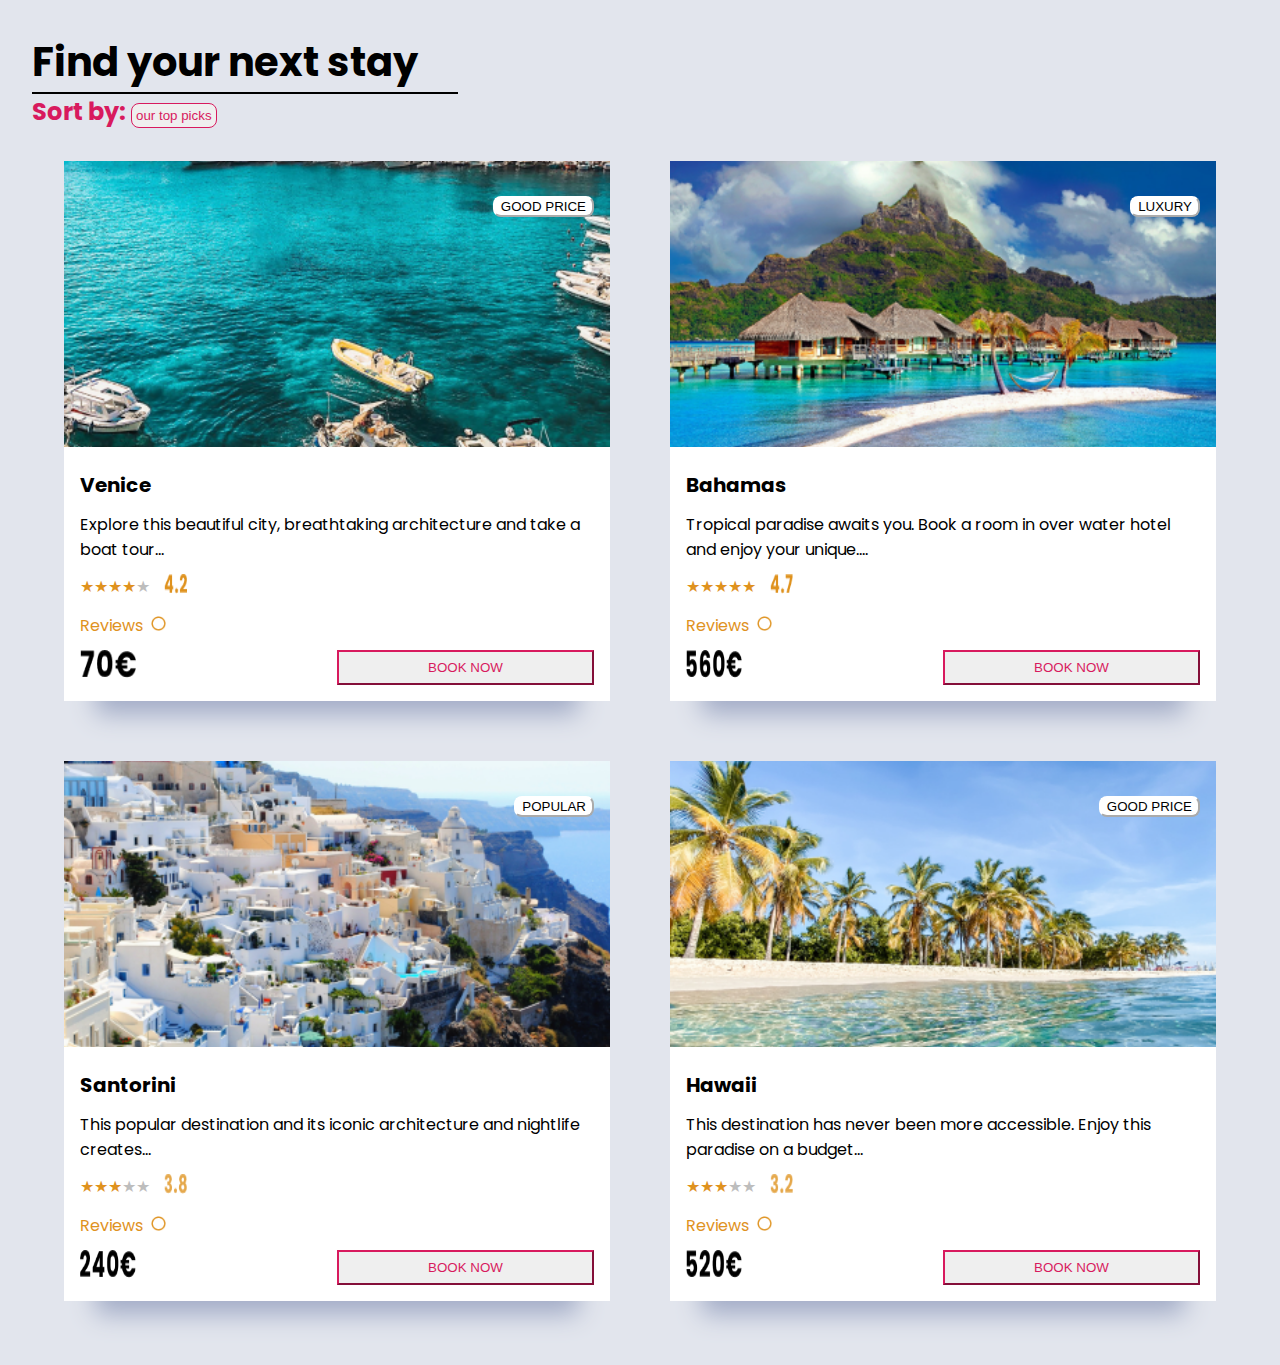
<file: _Homework2/index.html>
<!DOCTYPE html>
<html lang="en">
<head>
    <meta charset="UTF-8">
    <meta http-equiv="X-UA-Compatible" content="IE=edge">
    <meta name="viewport" content="width=device-width, initial-scale=1.0">
    <title>Homework2</title>
    <link rel="stylesheet" href="./index.css">
    <link rel="preconnect" href="https://fonts.googleapis.com">
    <link rel="preconnect" href="https://fonts.gstatic.com" crossorigin>
    <link href="https://fonts.googleapis.com/css2?family=Poppins:ital,wght@0,100;0,200;0,300;0,400;0,500;0,600;0,700;0,800;0,900;1,100;1,200;1,300;1,400;1,500;1,600;1,700;1,800;1,900&display=swap" rel="stylesheet">
</head>
<body>
    <main>
        <section>
            <h1>Find your next stay</h1>
            <div class="divider"></div>
            <h2 class="text-primary">Sort by: <button class="button2 text-primary">our top picks</button></h2>
            <div class="grid-container">
                <article class="item">
                    <button class="button1">GOOD PRICE</button>
                    <img class="item-img" alt="" src="./images/image1.png">
                    <div class="item-details">
                        <h3>Venice</h3>
                        <p>Explore this beautiful city, breathtaking architecture and take a boat tour...</p> 
                        <div class="item-symbols">
                            <div class="stars">
                                <div class="text-secondary">&#9733</div>
                                <div class="text-secondary">&#9733</div>
                                <div class="text-secondary">&#9733</div>
                                <div class="text-secondary">&#9733</div>
                                <div class="text-grey">&#9733</div>
                            </div>
                            <div><img src="./images/4.2.png" alt="" width="23" height="20"></div>
                        </div>
                        <div class="reviews">
                            <p class="reviews-title">Reviews</p>
                            <div><img src="./images/Vector.png" alt="" width="15" height="15"></div>
                        </div>
                        <div class="grid-container2">
                            <div><img src="./images/70€.png" alt="" width="56" height="28"></div>
                            <button class="button-primary">BOOK NOW</button>
                        </div>
                    </div>
                </article>
                <article class="item">
                    <button class="button1">LUXURY</button>
                    <img class="item-img" alt="" src="./images/image2.png">
                    <div class="item-details">
                        <h3>Bahamas</h3>
                        <p>Tropical paradise awaits you. Book a room in over water hotel and enjoy your unique....</p> 
                        <div class="item-symbols">
                            <div class="stars">
                                <div class="text-secondary">&#9733</div>
                                <div class="text-secondary">&#9733</div>
                                <div class="text-secondary">&#9733</div>
                                <div class="text-secondary">&#9733</div>
                                <div class="text-secondary">&#9733</div>
                            </div>
                            <div><img src="./images/4.7.png" alt="" width="23" height="20"></div>
                        </div>
                        <div class="reviews">
                            <p class="reviews-title">Reviews</p>
                            <div><img src="./images/Vector.png" alt="" width="15" height="15"></div>
                        </div>
                        <div class="grid-container2">
                            <div><img src="./images/560€.png" alt="" width="56" height="28"></div>
                            <button class="button-primary">BOOK NOW</button>
                        </div>
                    </div>
                </article>
                <article class="item">
                    <button class="button1">POPULAR</button>
                    <img class="item-img" alt="" src="./images/image3.png">
                    <div class="item-details">
                        <h3>Santorini</h3>
                        <p>This popular destination and its iconic architecture and nightlife creates...</p>
                        <div class="item-symbols">
                            <div class="stars">
                                <div class="text-secondary">&#9733</div>
                                <div class="text-secondary">&#9733</div>
                                <div class="text-secondary">&#9733</div>
                                <div class="text-grey">&#9733</div>
                                <div class="text-grey">&#9733</div>
                            </div>
                            <div><img src="./images/3.8.png" alt="" width="23" height="20"></div>
                        </div>
                        <div class="reviews">
                            <p class="reviews-title">Reviews</p>
                            <div><img src="./images/Vector.png" alt="" width="15" height="15"></div>
                        </div>
                        <div class="grid-container2">
                            <div><img src="./images/240€.png" alt="" width="56" height="28"></div>
                            <button class="button-primary">BOOK NOW</button>
                        </div>
                    </div>
                </article>
                <article class="item">
                    <button class="button1">GOOD PRICE</button>
                    <img class="item-img" alt="" src="./images/image4.png">
                    <div class="item-details">
                        <h3>Hawaii</h3>
                        <p>This destination has never been more accessible. Enjoy this paradise on a budget...</p>
                        <div class="item-symbols">
                            <div class="stars">
                                <div class="text-secondary">&#9733</div>
                                <div class="text-secondary">&#9733</div>
                                <div class="text-secondary">&#9733</div>
                                <div class="text-grey">&#9733</div>
                                <div class="text-grey">&#9733</div>
                            </div>
                            <div><img src="./images/3.2.png" alt="" width="23" height="20"></div>
                        </div>
                        <div class="reviews">
                            <p class="reviews-title">Reviews</p>
                            <div><img src="./images/Vector.png" alt="" width="15" height="15"></div>
                        </div>
                        <div class="grid-container2">
                            <div><img src="./images/520€.png" alt="" width="56" height="28"></div>
                            <button class="button-primary">BOOK NOW</button>
                        </div>
                    </div>
                </article>
            </div>
        </section>
       
    </main>
    
</body>
</html>
</file>
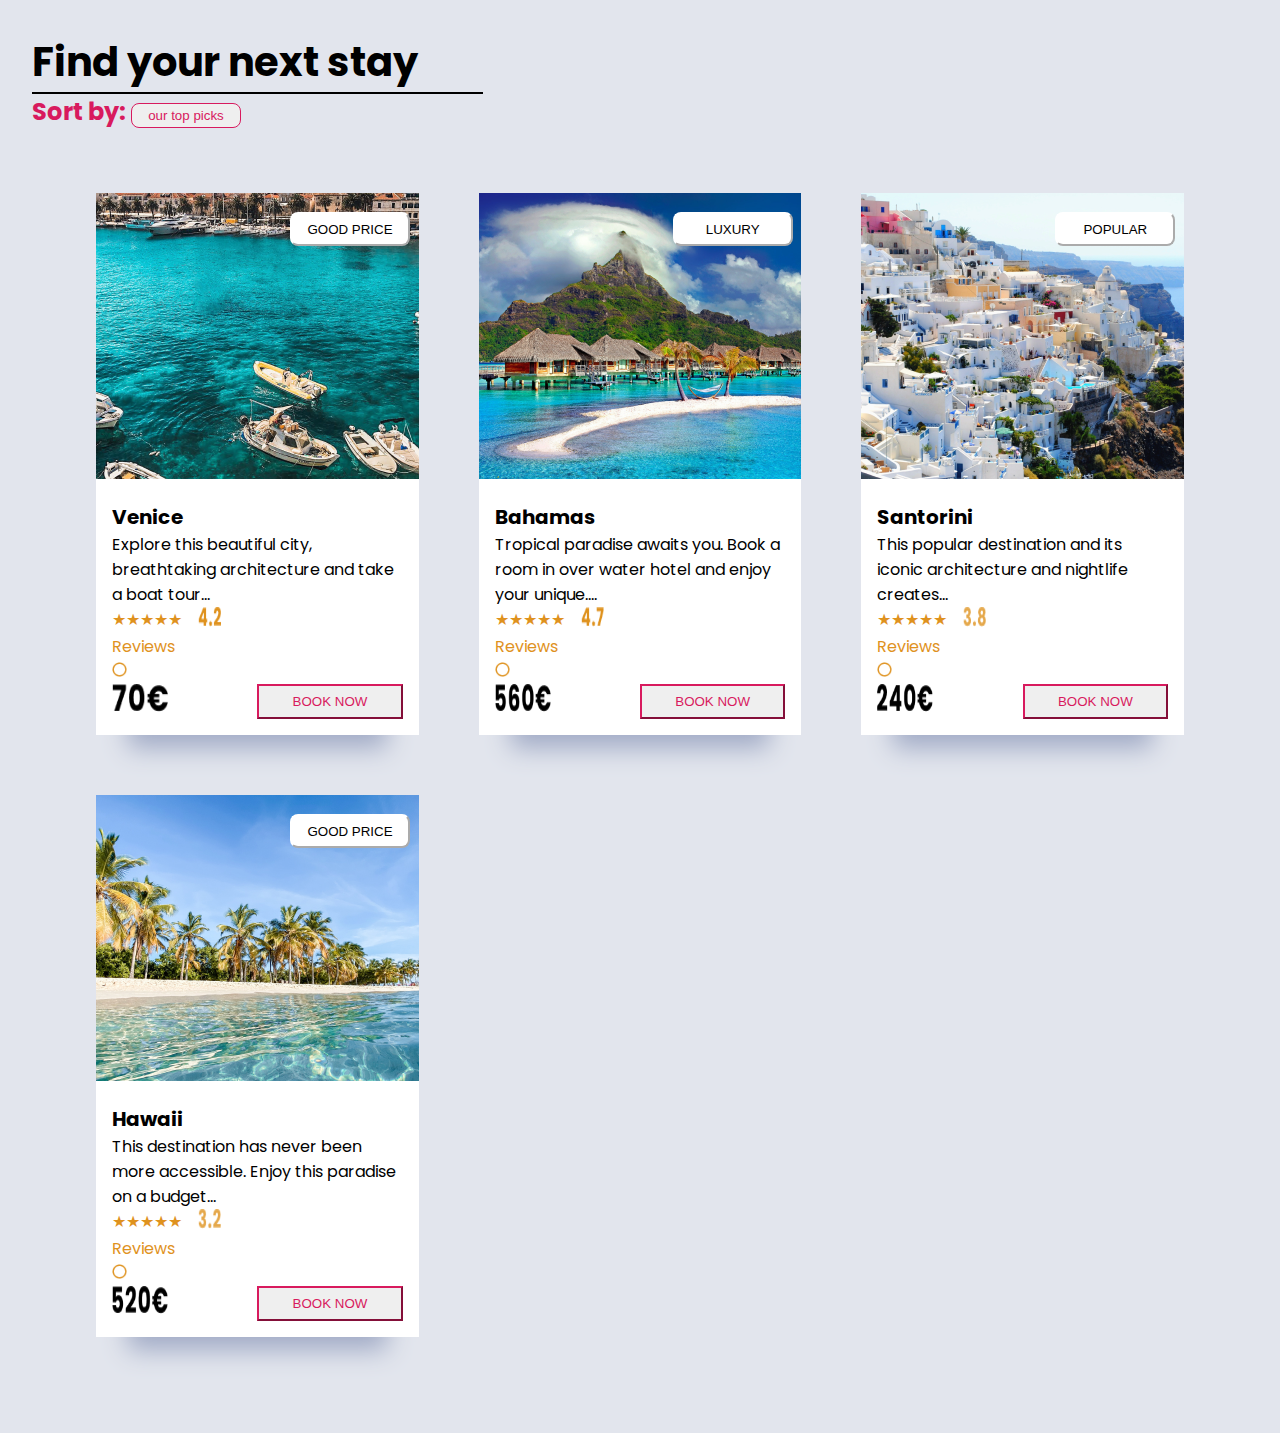
<file: Homework2/index.html>
<!DOCTYPE html>
<html lang="en">
<head>
    <meta charset="UTF-8">
    <meta http-equiv="X-UA-Compatible" content="IE=edge">
    <meta name="viewport" content="width=device-width, initial-scale=1.0">
    <title>Homework2</title>
    <link rel="stylesheet" href="./index.css">
    <link rel="preconnect" href="https://fonts.googleapis.com">
    <link rel="preconnect" href="https://fonts.gstatic.com" crossorigin>
    <link href="https://fonts.googleapis.com/css2?family=Poppins:ital,wght@0,100;0,200;0,300;0,400;0,500;0,600;0,700;0,800;0,900;1,100;1,200;1,300;1,400;1,500;1,600;1,700;1,800;1,900&display=swap" rel="stylesheet">
</head>
<body>
    <main>
        <h1>Find your next stay</h1>
        <div class="divider"></div>
        <h2 class="text-primary">Sort by: <button class="button2 text-primary">our top picks</button></h2>
        <div class="grid-container">
            <article class="item">
                <button class="button1">GOOD PRICE</button>
                <img class="item-img" alt="" src="./images/image1.png">
                <div class="item-details">
                    <h3>Venice</h3>
                    <p>Explore this beautiful city, breathtaking architecture and take a boat tour...</p> 
                    <div class="item-symbols">
                        <div>&#9733&#9733&#9733&#9733&#9733</div> 
                        <div><img src="./images/4.2.png" alt="" width="23" height="20"></div>
                    </div>
                    <div>
                        <p class="item-paragraf">Reviews</p>
                        <div><img src="./images/Vector.png" alt="" width="15" height="15"></div>
                    <div class="grid-container2">
                        <div><img src="./images/70€.png" alt="" width="56" height="28"></div>
                        <button class="button-primary">BOOK NOW</button>
                    </div>
                    </div>
                </div>
            </article>
            <article class="item">
                <button class="button1">LUXURY</button>
                <img class="item-img" alt="" src="./images/image2.png">
                <div class="item-details">
                    <h3>Bahamas</h3>
                    <p>Tropical paradise awaits you. Book a room in over water hotel and enjoy your unique....</p> 
                    <div class="item-symbols">   
                        <div>&#9733&#9733&#9733&#9733&#9733</div>
                        <div><img src="./images/4.7.png" alt="" width="23" height="20"></div>  
                    </div>
                    <div>
                        <p class="item-paragraf">Reviews</p> 
                        <div><img src="./images/Vector.png" alt="" width="15" height="15"></div>
                    </div>
                    <div class="grid-container2">
                        <div><img src="./images/560€.png" alt="" width="56" height="28"></div>
                        <button class="button-primary">BOOK NOW</button>
                    </div>
                </div>
            </article>
            <article class="item">
                <button class="button1">POPULAR</button>
                <img class="item-img" alt="" src="./images/image3.png">
                <div class="item-details">
                    <h3>Santorini</h3>
                    <p>This popular destination and its iconic architecture and nightlife creates...</p>
                    <div class="item-symbols">
                        <div>&#9733&#9733&#9733&#9733&#9733</div> 
                        <div><img src="./images/3.8.png" alt="" width="23" height="20"></div>  
                    </div>
                    <div>
                        <p class="item-paragraf">Reviews</p> 
                        <div><img src="./images/Vector.png" alt="" width="15" height="15"></div>
                    </div>
                    <div class="grid-container2">
                        <div><img src="./images/240€.png" alt="" width="56" height="28"></div>
                        <button class="button-primary">BOOK NOW</button>
                    </div>
                </div>
            </article>
            <article class="item">
                <button class="button1">GOOD PRICE</button>
                <img class="item-img" alt="" src="./images/image4.png">
                <div class="item-details">
                    <h3>Hawaii</h3>
                    <p>This destination has never been more accessible. Enjoy this paradise on a budget...</p>
                    <div class="item-symbols">
                        <div>&#9733&#9733&#9733&#9733&#9733</div> 
                        <div><img src="./images/3.2.png" alt="" width="23" height="20"></div> 
                    </div> 
                    <div>
                        <p class="item-paragraf">Reviews</p> 
                        <div><img src="./images/Vector.png" alt="" width="15" height="15"></div>
                    </div>
                    <div class="grid-container2">
                        <div><img src="./images/520€.png" alt="" width="56" height="28"></div>
                        <button class="button-primary">BOOK NOW</button>
                    </div>
                </div>
            </article>
    </main>
</body>
</html>
</file>
<file: _Homework2/index.css>
* {
    box-sizing: border-box;
  }
  
  html, body, div, span, applet, object, iframe, h1, h2, h3, h4, h5, h6, p, blockquote,
  pre, a, abbr, acronym, address, big, cite, code, del, dfn, em, img, ins, kbd, q, s, samp,
  small, strike, strong, sub, sup, tt, var, b, u, i, center,
  dl, dt, dd, ol, ul, li, fieldset, form, label, legend, table, caption, tbody, tfoot,
  thead, tr, th, td, article, aside, canvas, details, embed, figure, figcaption, footer,
  header, hgroup, menu, nav, output, ruby, section, summary,
  time, mark, audio, video {
   margin: 0;
   padding: 0;
  }
  
  /* HTML5 display-role reset for older browsers */
  article, aside, details, figcaption, figure, footer, header, hgroup, menu, nav, section {
    display: block;
  }
  
  ol, ul {
    list-style: none;
  }
  blockquote, q {
    quotes: none;
  }
  
  blockquote:before, blockquote:after, q:before, q:after {
    content: '';
    content: none;
  }
  
  table {
    border-collapse: collapse;
    border-spacing: 0;
  }

  :root {
    --fw-bold: 700;
    --bg-body: #E2E5ED;
    --color-black: #000000;
    --color-white: #FFFFFF;
    --color-primary: #D81A5E;
    --color-secondary: #DF921E;
    --color-grey: #BDBDBD;
    --color-shadow: #A1ABC6;
    --color-shadow: 0px 45px 24px -32px #A1ABC6;

  }

  body {
    font-family: 'Poppins', sans-serif;
    background-color: var(--bg-body);
  }

  main {
    padding: 2rem;
  }

  /*--color-white: linear-gradient(0deg, #E9E9E9, #E9E9E9),
    linear-gradient(0deg, #FFFFFF, #FFFFFF);
    */

  /*
  h1 - 40px
  h2 - 24px
  h3 - 20px
  h4 - 20px
  */

  h1, .h1 {
    font-size: 2.5rem;
    font-weight: var(--fw-bold);
  }

  h2, .h2 {
    font-size: 1.5rem;
    font-weight: var(--fw-bold);
  }

  h3, .h3 {
    font-size: 1.25rem;
    font-weight: var(--fw-bold);
  }

  h4, .h4 {
    font-size: 1.25rem;
    font-weight: var(--fw-bold);
  }

  .divider {
    border: 1px solid #000000;
    width: 35%;
  }

  .text-primary {
    color: var(--color-primary);
  }

  .text-secondary {
    color: var(--color-secondary);
  }

  .text-grey {
    color: var(--color-grey);
  }

  .grid-container {
    display: grid;
    grid-template-columns: repeat(3, 1fr);
    margin: 4rem;
    gap: 60px;
  }

  .item {
    background-color: var(--color-white);
    box-shadow: var(--color-shadow);
    position: relative;
  }

  .item-img {
    width: 100%;
    height: 286px;
    object-fit: cover;
  }

  .button1 {
    border-radius: 8px;
    background-color: var(--color-white);
    border-color: #FFFFFF;
    cursor: pointer;
    position: absolute;
    margin-top: 19px;
    margin-left: 194px; 
    top: 16px;
    right: 16px;
    white-space: nowrap;
  }

  .button2 {
    cursor: pointer;
    border: 1px solid #D81A5E;
    border-radius: 8px;
    padding: 4px;
    /*width: 110px;*/
  }

  .item-details {
    padding: 16px;
    display: grid;
    gap: 12px;
  }

  .item-symbols {
    color: var(--color-secondary);
    display: flex;
    gap: 1rem;
  }

  .stars {
    display: grid;
    gap: 2px;
    grid-template-columns: repeat(5, 12px);
  }

  .reviews {
    display: flex;
    gap: 8px;
    /*margin-top: 12px;
    margin-bottom: 12px;*/
  }

  .reviews-title {
    color: var(--color-secondary)
  }

  .grid-container2 {
    display: grid;
    grid-template-columns: 1fr 1fr;
  }

  .button-primary {
    color: var(--color-primary);
    border-color: var(--color-primary);
    cursor: pointer;
  }

  @media only screen and (min-width: 601px) and (max-width: 1440px) {
    .grid-container {
        grid-template-columns: repeat(2, 1fr);
        margin: 2rem;
    }
  }

  @media only screen and (max-width: 600px) {
    .grid-container {
        grid-template-columns: 1fr;
        margin: 1rem;
    }

  }
</file>
<file: Homework2/index.css>
* {
    box-sizing: border-box;
  }
  
  html, body, div, span, applet, object, iframe, h1, h2, h3, h4, h5, h6, p, blockquote,
  pre, a, abbr, acronym, address, big, cite, code, del, dfn, em, img, ins, kbd, q, s, samp,
  small, strike, strong, sub, sup, tt, var, b, u, i, center,
  dl, dt, dd, ol, ul, li, fieldset, form, label, legend, table, caption, tbody, tfoot,
  thead, tr, th, td, article, aside, canvas, details, embed, figure, figcaption, footer,
  header, hgroup, menu, nav, output, ruby, section, summary,
  time, mark, audio, video {
   margin: 0;
   padding: 0;
  }
  
  /* HTML5 display-role reset for older browsers */
  article, aside, details, figcaption, figure, footer, header, hgroup, menu, nav, section {
    display: block;
  }
  
  ol, ul {
    list-style: none;
  }
  blockquote, q {
    quotes: none;
  }
  
  blockquote:before, blockquote:after, q:before, q:after {
    content: '';
    content: none;
  }
  
  table {
    border-collapse: collapse;
    border-spacing: 0;
  }

  :root {
    --fw-bold: 700;
    --bg-body: #E2E5ED;
    --color-black: #000000;
    --color-white: #FFFFFF;
    --color-primary: #D81A5E;
    --color-secondary: #DF921E;
    --color-shadow: #A1ABC6;
    --color-shadow: 0px 45px 24px -32px #A1ABC6;

  }

  body {
    font-family: 'Poppins', sans-serif;
    background-color: var(--bg-body);
    padding: 2rem;

  }

  /*--color-white: linear-gradient(0deg, #E9E9E9, #E9E9E9),
    linear-gradient(0deg, #FFFFFF, #FFFFFF);
    */

  /*
  h1 - 40px
  h2 - 24px
  h3 - 20px
  h4 - 20px
  */

  h1, .h1 {
    font-size: 2.5rem;
    font-weight: var(--fw-bold);
  }

  h2, .h2 {
    font-size: 1.5rem;
    font-weight: var(--fw-bold);
  }

  h3, .h3 {
    font-size: 1.25rem;
    font-weight: var(--fw-bold);
  }

  h4, .h4 {
    font-size: 1.25rem;
    font-weight: var(--fw-bold);
  }

  .divider {
    border: 1px solid #000000;
    width: 451px;
  }

  .text-primary {
    color: var(--color-primary)
  }

  .grid-container {
    display: grid;
    grid-template-columns: repeat(3, 1fr);
    margin: 4rem;
    gap: 60px;
    position: relative;
  }

  .item {
    background-color: var(--color-white);
    box-shadow: var(--color-shadow);
  }

  .item-img {
    width: 100%;
    height: 286px;
    object-fit: cover;
  }

  .button1 {
    border-radius: 8px;
    background-color: var(--color-white);
    border-color: #FFFFFF;
    cursor: pointer;
    position: absolute;
    margin-top: 19px;
    margin-left: 194px; 
    width: 120px;
    height: 34px;
  }

  .button2 {
    cursor: pointer;
    border: 1px solid #D81A5E;
    border-radius: 8px;
    padding: 4px;
    width: 110px;
  }

  .item-details {
    padding: 16px;
  }

  .item-symbols {
    color: var(--color-secondary);
    display: flex;
    gap: 1rem;
  }

  .grid-container2 {
    display: grid;
    grid-template-columns: 1fr 1fr;
  }

  .item-paragraf {
    color: var(--color-secondary)
  }


  .button-primary {
    color: var(--color-primary);
    border-color: var(--color-primary);
    cursor: pointer;
  }
</file>
